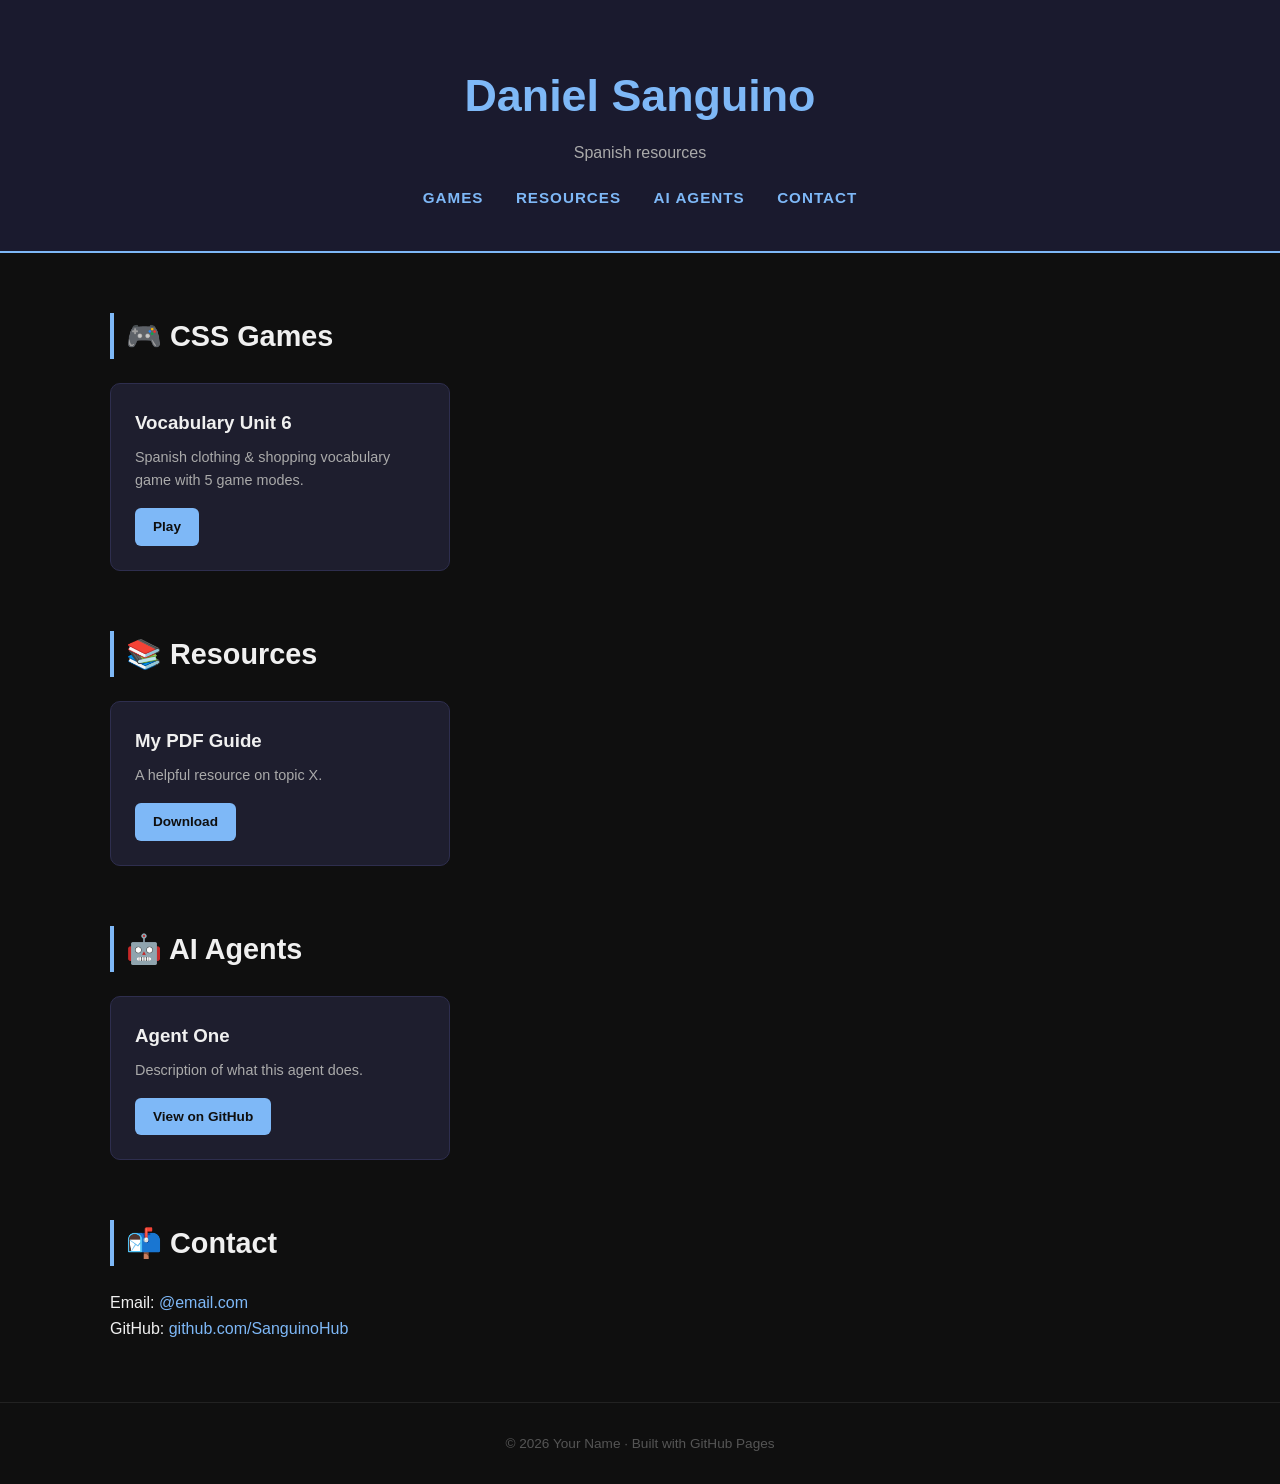
<file: index.html>
<!DOCTYPE html>
<html lang="en">
<head>
  <meta charset="UTF-8" />
  <meta name="viewport" content="width=device-width, initial-scale=1.0"/>
  <title>Sanguino Hub | Portfolio</title>
  <link rel="stylesheet" href="style.css" />
</head>
<body>

  <!-- HEADER -->
  <header>
    <h1>Daniel Sanguino</h1>
    <p>Spanish resources</p>
    <nav>
      <a href="#games">Games</a>
      <a href="#resources">Resources</a>
      <a href="#agents">AI Agents</a>
      <a href="#contact">Contact</a>
    </nav>
  </header>

  <!-- GAMES SECTION -->
  <section id="games">
    <h2>🎮 CSS Games</h2>
    <div class="card-grid">
      <div class="card">
  <h3>Vocabulary Unit 6</h3>
  <p>Spanish clothing & shopping vocabulary game with 5 game modes.</p>
  <a href="games/vocabulary-unit6/index.html" class="btn">Play</a>
</div>
      <!-- Add more cards as needed -->
    </div>
  </section>

  <!-- RESOURCES SECTION -->
  <section id="resources">
    <h2>📚 Resources</h2>
    <div class="card-grid">
      <div class="card">
        <h3>My PDF Guide</h3>
        <p>A helpful resource on topic X.</p>
        <a href="resources/pdfs/my-resource.pdf" class="btn" download>Download</a>
      </div>
    </div>
  </section>

  <!-- AI AGENTS SECTION -->
  <section id="agents">
    <h2>🤖 AI Agents</h2>
    <div class="card-grid">
      <div class="card">
        <h3>Agent One</h3>
        <p>Description of what this agent does.</p>
        <a href="https://github.com/SanguinoHub/agent-repo" class="btn" target="_blank">View on GitHub</a>
      </div>
    </div>
  </section>

  <!-- CONTACT -->
  <section id="contact">
    <h2>📬 Contact</h2>
    <p>Email: <a href="mailto:you@email.com">@email.com</a></p>
    <p>GitHub: <a href="https://github.com/SanguinoHub" target="_blank">github.com/SanguinoHub</a></p>
  </section>

  <footer>
    <p>© 2026 Your Name · Built with GitHub Pages</p>
  </footer>

</body>
</html>
</file>
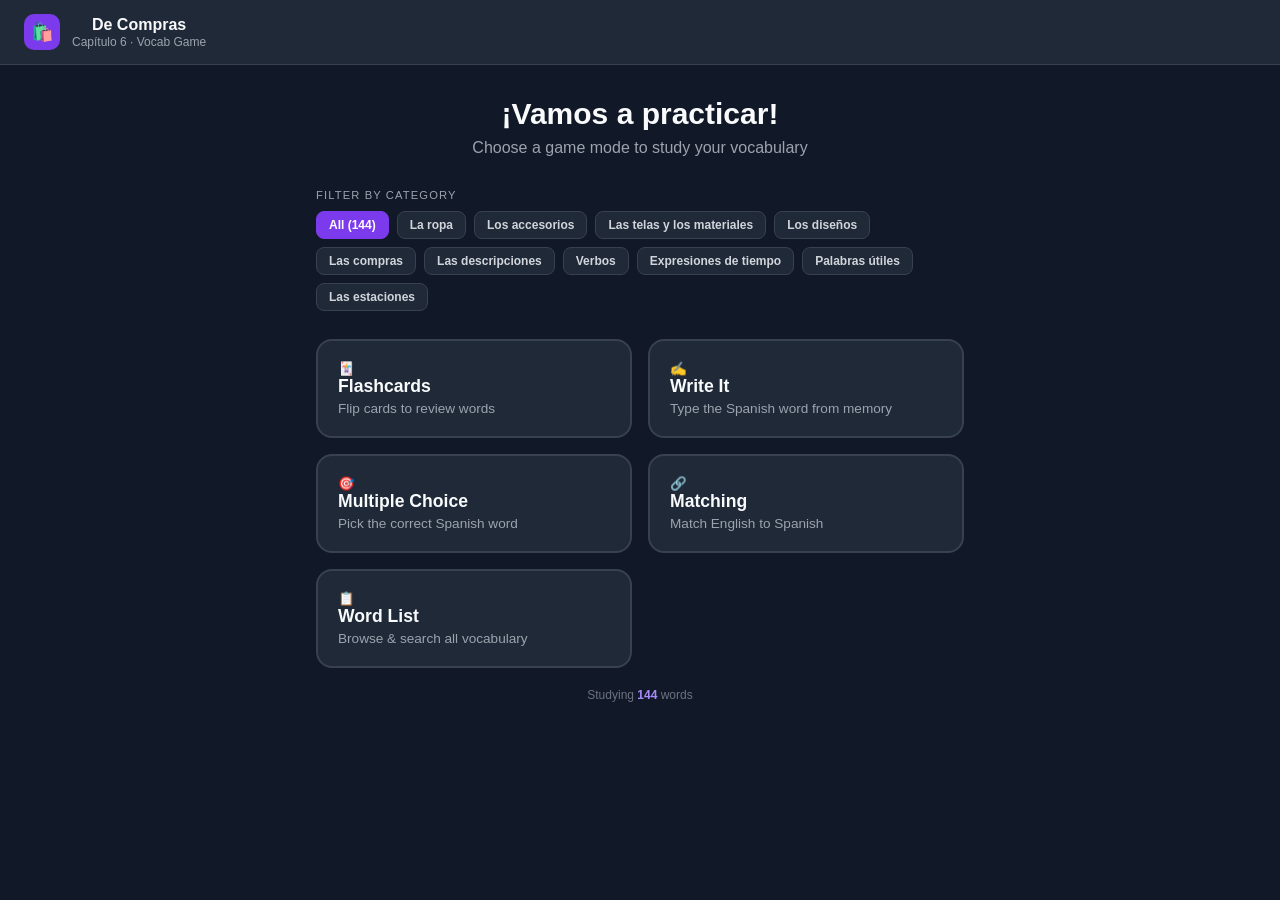
<file: games/vocabulary-unit6/index.html>
<!DOCTYPE html>
<html lang="en">
<head>
  <meta charset="UTF-8" />
  <meta name="viewport" content="width=device-width, initial-scale=1.0"/>
  <title>De Compras · Vocab Game</title>
  <style>
    *,*::before,*::after{box-sizing:border-box;margin:0;padding:0}
    body{font-family:'Segoe UI',sans-serif;background:#111827;color:#f9fafb;min-height:100vh}
    button{cursor:pointer;font-family:inherit}
    input{font-family:inherit}

    /* Header */
    header{background:#1f2937;border-bottom:1px solid #374151;padding:14px 24px;display:flex;align-items:center;justify-content:space-between;position:sticky;top:0;z-index:10}.header-brand{display:flex;align-items:center;gap:12px;background:none;border:none;color:inherit}.header-icon{width:36px;height:36px;background:#7c3aed;border-radius:10px;display:flex;align-items:center;justify-content:center;font-size:18px}.header-title{font-weight:700;font-size:1rem;line-height:1.2}.header-sub{font-size:.75rem;color:#9ca3af}.back-btn{background:none;border:none;color:#9ca3af;font-size:.875rem;transition:color.2s}.back-btn:hover{color:#fff}

    /* Main */
    main{max-width:680px;margin:0 auto;padding:32px 16px}

    /* Home */.hero{text-align:center;margin-bottom:32px}.hero h2{font-size:1.875rem;font-weight:700;margin-bottom:8px}.hero p{color:#9ca3af}.section-label{font-size:.7rem;color:#9ca3af;text-transform:uppercase;letter-spacing:.1em;margin-bottom:10px}

    /* Pills */.pills{display:flex;flex-wrap:wrap;gap:8px;margin-bottom:28px}.pill{padding:6px 12px;border-radius:8px;font-size:.75rem;font-weight:600;border:1px solid #374151;background:#1f2937;color:#d1d5db;transition:all.15s}.pill:hover{border-color:#7c3aed}.pill.active{background:#7c3aed;border-color:#7c3aed;color:#fff}

    /* Mode grid */.mode-grid{display:grid;grid-template-columns:repeat(auto-fill,minmax(240px,1fr));gap:16px;margin-bottom:20px}.mode-card{background:#1f2937;border:2px solid #374151;border-radius:16px;padding:20px;text-align:left;color:inherit;transition:all.15s}.mode-card:hover{border-color:#7c3aed}.mode-card.mc-icon{font-size:2rem;margin-bottom:10px}.mode-card h3{font-size:1.1rem;font-weight:700;margin-bottom:4px}.mode-card p{font-size:.85rem;color:#9ca3af}.word-count{text-align:center;font-size:.75rem;color:#6b7280}.word-count span{color:#a78bfa;font-weight:600}

    /* Game header */.game-header{margin-bottom:24px}.game-header h2{font-size:1.25rem;font-weight:700}.game-header p{font-size:.75rem;color:#9ca3af;margin-top:2px}

    /* Progress */.progress-row{display:flex;align-items:center;gap:10px;margin-bottom:8px}.progress-bar{flex:1;background:#374151;border-radius:999px;height:6px;overflow:hidden}.progress-fill{height:100%;background:#7c3aed;border-radius:999px;transition:width.3s}.progress-label{font-size:.75rem;color:#9ca3af;white-space:nowrap}

    /* Score */.score-row{display:flex;gap:16px;font-size:.875rem;margin-bottom:16px}.score-correct{color:#4ade80;font-weight:600}.score-wrong{color:#f87171;font-weight:600}

    /* Prompt box */.prompt-box{background:#1f2937;border:1px solid #374151;border-radius:16px;padding:24px;text-align:center;margin-bottom:16px}.prompt-cat{font-size:.7rem;color:#9ca3af;text-transform:uppercase;letter-spacing:.1em;display:block;margin-bottom:6px}.prompt-hint{font-size:.85rem;color:#9ca3af;margin-bottom:6px}.prompt-word{font-size:1.75rem;font-weight:700}

    /* Buttons */.btn-primary{display:inline-block;padding:10px 22px;background:#7c3aed;color:#fff;border:none;border-radius:12px;font-weight:700;font-size:.95rem;transition:background.2s}.btn-primary:hover{background:#6d28d9}.btn-secondary{display:inline-block;padding:10px 22px;background:#374151;color:#fff;border:none;border-radius:12px;font-weight:600;font-size:.95rem;transition:background.2s}.btn-secondary:hover{background:#4b5563}.btn-full{width:100%;padding:14px;font-size:1rem}

    /* Flashcard */.flashcard-counter{text-align:center;font-size:.8rem;color:#a78bfa;text-transform:uppercase;letter-spacing:.08em;margin-bottom:16px}.flashcard-wrap{perspective:1000px;width:100%;max-width:480px;margin:0 auto 24px}.flashcard{width:100%;height:200px;border-radius:20px;position:relative;transform-style:preserve-3d;transition:transform.5s;cursor:pointer}.flashcard.flipped{transform:rotateY(180deg)}.card-face{position:absolute;inset:0;border-radius:20px;backface-visibility:hidden;display:flex;flex-direction:column;align-items:center;justify-content:center;gap:8px;padding:24px;border:1px solid #374151}.card-front{background:#1f2937}.card-back{background:#4c1d95;border-color:#7c3aed;transform:rotateY(180deg)}.card-face.big-word{font-size:2rem;font-weight:700;text-align:center}.card-face.hint{font-size:.75rem;color:#9ca3af}.card-back.hint{color:#c4b5fd}

    /* Flashcard buttons */.flashcard-btns{display:flex;gap:12px;justify-content:center}

    /* Write It */.input-row{display:flex;gap:8px;margin-bottom:12px}.write-input{flex:1;padding:12px 16px;background:#1f2937;border:2px solid #374151;border-radius:12px;color:#fff;font-size:1rem;outline:none;transition:border-color.2s}.write-input:focus{border-color:#7c3aed}.write-input.correct{border-color:#22c55e;background:rgba(34,197,94,.1)}.write-input.wrong{border-color:#ef4444;background:rgba(239,68,68,.1)}.feedback-box{border-radius:12px;padding:14px;text-align:center;margin-bottom:12px}.feedback-correct{background:rgba(34,197,94,.15);border:1px solid #22c55e}.feedback-wrong{background:rgba(239,68,68,.15);border:1px solid #ef4444}.fb-title-correct{color:#4ade80;font-weight:700;font-size:1.1rem}.fb-title-wrong{color:#f87171;font-weight:700}.fb-word-correct{color:#86efac;font-size:.9rem;margin-top:4px}.fb-word-wrong{color:#fff;font-weight:600;margin-top:6px}.show-answer-btn{background:none;border:none;color:#fca5a5;text-decoration:underline;font-size:.85rem;margin-top:4px}

    /* Multiple Choice */.choices{display:flex;flex-direction:column;gap:10px;margin-bottom:12px}.choice-btn{width:100%;padding:12px 18px;border-radius:12px;border:2px solid #374151;background:#1f2937;color:#fff;font-weight:600;text-align:left;font-size:.95rem;transition:all.15s}.choice-btn:hover:not(:disabled){border-color:#7c3aed;background:#374151}.choice-btn.correct{background:rgba(34,197,94,.2);border-color:#22c55e}.choice-btn.wrong{background:rgba(239,68,68,.2);border-color:#ef4444}.choice-btn.dimmed{opacity:.4}.choice-btn:disabled{cursor:default}

    /* Matching */.match-info{display:flex;gap:16px;font-size:.875rem;margin-bottom:8px}.match-hint{font-size:.85rem;color:#9ca3af;margin-bottom:14px}.match-grid{display:grid;grid-template-columns:1fr 1fr;gap:10px}.match-col{display:flex;flex-direction:column;gap:8px}.match-btn{padding:10px 14px;border-radius:12px;border:2px solid #374151;background:#1f2937;color:#fff;font-size:.85rem;font-weight:500;text-align:left;transition:all.15s}.match-btn:hover:not(:disabled){border-color:#7c3aed;background:#374151}.match-btn.selected{background:#4c1d95;border-color:#a78bfa}.match-btn.matched{background:rgba(34,197,94,.15);border-color:#22c55e;color:#86efac;opacity:.6;cursor:default}.match-btn.mwrong{background:rgba(239,68,68,.15);border-color:#ef4444;color:#fca5a5}.match-btn:disabled{cursor:default}

    /* Word List */.search-input{width:100%;padding:12px 16px;background:#1f2937;border:2px solid #374151;border-radius:12px;color:#fff;font-size:1rem;outline:none;transition:border-color.2s;margin-bottom:16px}.search-input:focus{border-color:#7c3aed}.word-group{background:#1f2937;border:1px solid #374151;border-radius:16px;overflow:hidden;margin-bottom:12px}.word-group-header{background:rgba(76,29,149,.4);padding:8px 16px;border-bottom:1px solid #374151}.word-group-header h3{font-size:.75rem;color:#c4b5fd;font-weight:700;text-transform:uppercase;letter-spacing:.08em}.word-row{display:flex;justify-content:space-between;align-items:center;padding:8px 16px;border-bottom:1px solid #374151;transition:background.15s}.word-row:last-child{border-bottom:none}.word-row:hover{background:rgba(55,65,81,.5)}.word-es{font-weight:600}.word-en{font-size:.85rem;color:#9ca3af}

    /* Results */.results{display:flex;flex-direction:column;align-items:center;gap:20px;padding:32px 0;text-align:center}.results-emoji{font-size:4rem}.results h2{font-size:1.75rem;font-weight:700}.results-stats{display:flex;gap:20px;flex-wrap:wrap;justify-content:center}.stat-box{border-radius:14px;padding:20px 28px;min-width:100px}.stat-box.green{background:rgba(34,197,94,.15);border:1px solid #22c55e}.stat-box.red{background:rgba(239,68,68,.15);border:1px solid #ef4444}.stat-box.purple{background:rgba(124,58,237,.2);border:1px solid #7c3aed}.stat-num{font-size:2rem;font-weight:700}.stat-box.green.stat-num{color:#4ade80}.stat-box.red.stat-num{color:#f87171}.stat-box.purple.stat-num{color:#a78bfa}.stat-label{font-size:.8rem;margin-top:2px}.stat-box.green.stat-label{color:#86efac}.stat-box.red.stat-label{color:#fca5a5}.stat-box.purple.stat-label{color:#c4b5fd}

    /* Utility */.hidden{display:none!important}.mt-2{margin-top:8px}.mt-3{margin-top:12px}
  </style>
</head>
<body>

<header>
  <button class="header-brand" onclick="goHome()">
    <div class="header-icon">🛍️</div>
    <div>
      <div class="header-title">De Compras</div>
      <div class="header-sub">Capítulo 6 · Vocab Game</div>
    </div>
  </button>
  <button class="back-btn hidden" id="back-btn" onclick="goHome()">← Modes</button>
</header>

<main>

  <!-- HOME -->
  <div id="screen-home">
    <div class="hero">
      <h2>¡Vamos a practicar!</h2>
      <p>Choose a game mode to study your vocabulary</p>
    </div>
    <p class="section-label">Filter by Category</p>
    <div class="pills" id="pills"></div>
    <div class="mode-grid">
      <button class="mode-card" onclick="startMode('flashcard')"><div class="mc-icon">🃏</div><h3>Flashcards</h3><p>Flip cards to review words</p></button>
      <button class="mode-card" onclick="startMode('write')"><div class="mc-icon">✍️</div><h3>Write It</h3><p>Type the Spanish word from memory</p></button>
      <button class="mode-card" onclick="startMode('choice')"><div class="mc-icon">🎯</div><h3>Multiple Choice</h3><p>Pick the correct Spanish word</p></button>
      <button class="mode-card" onclick="startMode('match')"><div class="mc-icon">🔗</div><h3>Matching</h3><p>Match English to Spanish</p></button>
      <button class="mode-card" onclick="startMode('list')"><div class="mc-icon">📋</div><h3>Word List</h3><p>Browse & search all vocabulary</p></button>
    </div>
    <p class="word-count">Studying <span id="word-count-num"></span> words <span id="word-count-cat"></span></p>
  </div>

  <!-- FLASHCARD -->
  <div id="screen-flashcard" class="hidden">
    <div class="game-header"><h2>🃏 Flashcards</h2><p id="fc-subtitle"></p></div>
    <p class="flashcard-counter" id="fc-counter"></p>
    <div class="flashcard-wrap">
      <div class="flashcard" id="flashcard" onclick="flipCard()">
        <div class="card-face card-front">
          <span class="hint" id="fc-cat-front"></span>
          <span class="big-word" id="fc-english"></span>
          <span class="hint">Click to reveal Spanish</span>
        </div>
        <div class="card-face card-back">
          <span class="hint" id="fc-cat-back"></span>
          <span class="big-word" id="fc-spanish"></span>
        </div>
      </div>
    </div>
    <div class="flashcard-btns">
      <button class="btn-secondary" onclick="fcNav(-1)">← Prev</button>
      <button class="btn-primary"   onclick="flipCard()">Flip</button>
      <button class="btn-secondary" onclick="fcNav(1)">Next →</button>
    </div>
  </div>

  <!-- WRITE IT -->
  <div id="screen-write" class="hidden">
    <div class="game-header"><h2>✍️ Write It</h2><p id="wr-subtitle"></p></div>
    <div class="progress-row">
      <div class="progress-bar"><div class="progress-fill" id="wr-progress"></div></div>
      <span class="progress-label" id="wr-counter"></span>
    </div>
    <div class="score-row">
      <span class="score-correct" id="wr-correct-lbl">✓ 0</span>
      <span class="score-wrong"   id="wr-wrong-lbl">✗ 0</span>
    </div>
    <div class="prompt-box">
      <span class="prompt-cat"  id="wr-cat"></span>
      <p    class="prompt-hint">Write the Spanish for:</p>
      <p    class="prompt-word" id="wr-english"></p>
    </div>
    <div class="input-row">
      <input id="wr-input" class="write-input" placeholder="Type the Spanish word…" onkeydown="wrKeydown(event)" />
      <button class="btn-primary" id="wr-check-btn" onclick="wrCheck()">Check</button>
    </div>
    <div id="wr-feedback" class="hidden feedback-box"></div>
    <button class="btn-primary btn-full hidden mt-3" id="wr-next-btn" onclick="wrNext()">Next →</button>
  </div>

  <!-- MULTIPLE CHOICE -->
  <div id="screen-choice" class="hidden">
    <div class="game-header"><h2>🎯 Multiple Choice</h2><p id="mc-subtitle"></p></div>
    <div class="progress-row">
      <div class="progress-bar"><div class="progress-fill" id="mc-progress"></div></div>
      <span class="progress-label" id="mc-counter"></span>
    </div>
    <div class="score-row">
      <span class="score-correct" id="mc-correct-lbl">✓ 0</span>
      <span class="score-wrong"   id="mc-wrong-lbl">✗ 0</span>
    </div>
    <div class="prompt-box">
      <span class="prompt-cat"  id="mc-cat"></span>
      <p    class="prompt-hint">Which Spanish word means:</p>
      <p    class="prompt-word" id="mc-english"></p>
    </div>
    <div class="choices" id="mc-choices"></div>
    <button class="btn-primary btn-full hidden mt-3" id="mc-next-btn" onclick="mcNext()">Next →</button>
  </div>

  <!-- MATCHING -->
  <div id="screen-match" class="hidden">
    <div class="game-header"><h2>🔗 Matching</h2><p id="mt-subtitle"></p></div>
    <div class="match-info">
      <span class="score-correct" id="mt-matched">✓ 0/8 matched</span>
      <span class="score-wrong"   id="mt-mistakes">✗ 0 mistakes</span>
    </div>
    <p class="match-hint">Match each English word to its Spanish translation</p>
    <div class="match-grid">
      <div class="match-col" id="mt-left"></div>
      <div class="match-col" id="mt-right"></div>
    </div>
    <div id="mt-next-wrap" class="hidden mt-3" style="text-align:center">
      <button class="btn-primary" onclick="mtNewRound()">New Round</button>
    </div>
  </div>

  <!-- WORD LIST -->
  <div id="screen-list" class="hidden">
    <div class="game-header"><h2>📋 Word List</h2><p id="wl-subtitle"></p></div>
    <input class="search-input" id="wl-search" placeholder="Search words…" oninput="wlRender()" />
    <div id="wl-content"></div>
  </div>

  <!-- RESULTS (shared) -->
  <div id="screen-results" class="hidden">
    <div class="results">
      <div class="results-emoji" id="res-emoji"></div>
      <h2 id="res-title"></h2>
      <div class="results-stats" id="res-stats"></div>
      <button class="btn-primary" onclick="resRestart()">Play Again</button>
    </div>
  </div>

</main>

<script>
// ── VOCABULARY DATA ──────────────────────────────────────────────────────────
const vocabulary = [
  {spanish:"el abrigo",english:"coat",category:"La ropa"},
  {spanish:"la bata",english:"robe",category:"La ropa"},
  {spanish:"la blusa",english:"blouse",category:"La ropa"},
  {spanish:"las botas",english:"boots",category:"La ropa"},
  {spanish:"el calcetín",english:"sock",category:"La ropa"},
  {spanish:"los calcetines",english:"socks",category:"La ropa"},
  {spanish:"el calzado",english:"footwear",category:"La ropa"},
  {spanish:"los calzoncillos",english:"boxer shorts",category:"La ropa"},
  {spanish:"los calzones",english:"panties",category:"La ropa"},
  {spanish:"la camisa",english:"shirt",category:"La ropa"},
  {spanish:"la camisa de manga corta",english:"short-sleeved shirt",category:"La ropa"},
  {spanish:"la camiseta",english:"T-shirt",category:"La ropa"},
  {spanish:"el camisón",english:"nightgown",category:"La ropa"},
  {spanish:"las chancletas",english:"flip-flops",category:"La ropa"},
  {spanish:"la chaqueta",english:"jacket",category:"La ropa"},
  {spanish:"la falda",english:"skirt",category:"La ropa"},
  {spanish:"el impermeable",english:"raincoat",category:"La ropa"},
  {spanish:"las mallas",english:"tights; leggings",category:"La ropa"},
  {spanish:"las medias",english:"stockings",category:"La ropa"},
  {spanish:"los pantalones",english:"pants",category:"La ropa"},
  {spanish:"los pantalones cortos",english:"shorts",category:"La ropa"},
  {spanish:"los pantalones de chándal",english:"sweatpants",category:"La ropa"},
  {spanish:"las pantimedias",english:"pantyhose",category:"La ropa"},
  {spanish:"el piyama",english:"pajamas",category:"La ropa"},
  {spanish:"la prenda de vestir",english:"garment",category:"La ropa"},
  {spanish:"la ropa interior",english:"underwear",category:"La ropa"},
  {spanish:"el saco",english:"blazer, suit jacket",category:"La ropa"},
  {spanish:"las sandalias",english:"sandals",category:"La ropa"},
  {spanish:"el sostén",english:"bra",category:"La ropa"},
  {spanish:"la sudadera",english:"sweatshirt, jogging suit",category:"La ropa"},
  {spanish:"el suéter",english:"sweater",category:"La ropa"},
  {spanish:"el traje",english:"suit",category:"La ropa"},
  {spanish:"el traje de baño",english:"bathing suit",category:"La ropa"},
  {spanish:"el traje pantalón",english:"pantsuit",category:"La ropa"},
  {spanish:"los vaqueros",english:"jeans",category:"La ropa"},
  {spanish:"el vestido",english:"dress",category:"La ropa"},
  {spanish:"las zapatillas",english:"slippers",category:"La ropa"},
  {spanish:"las zapatillas de deporte",english:"tennis shoes",category:"La ropa"},
  {spanish:"los zapatos",english:"shoes",category:"La ropa"},
  {spanish:"los zapatos de tacón",english:"high-heeled shoes",category:"La ropa"},
  {spanish:"el anillo",english:"ring",category:"Los accesorios"},
  {spanish:"el arete",english:"earring",category:"Los accesorios"},
  {spanish:"la billetera",english:"wallet",category:"Los accesorios"},
  {spanish:"la bolsa",english:"purse",category:"Los accesorios"},
  {spanish:"la bufanda",english:"scarf",category:"Los accesorios"},
  {spanish:"el cinturón",english:"belt",category:"Los accesorios"},
  {spanish:"el collar",english:"necklace",category:"Los accesorios"},
  {spanish:"la corbata",english:"tie",category:"Los accesorios"},
  {spanish:"las gafas de sol",english:"sunglasses",category:"Los accesorios"},
  {spanish:"la gorra",english:"baseball cap",category:"Los accesorios"},
  {spanish:"el gorro",english:"knitted hat",category:"Los accesorios"},
  {spanish:"el guante",english:"glove",category:"Los accesorios"},
  {spanish:"la joya",english:"piece of jewelry",category:"Los accesorios"},
  {spanish:"el pañuelo",english:"handkerchief",category:"Los accesorios"},
  {spanish:"el paraguas",english:"umbrella",category:"Los accesorios"},
  {spanish:"la pulsera",english:"bracelet",category:"Los accesorios"},
  {spanish:"el reloj",english:"watch",category:"Los accesorios"},
  {spanish:"el sombrero",english:"wide-brimmed hat",category:"Los accesorios"},
  {spanish:"de algodón",english:"cotton",category:"Las telas y los materiales"},
  {spanish:"de cuero",english:"leather",category:"Las telas y los materiales"},
  {spanish:"de lana",english:"wool",category:"Las telas y los materiales"},
  {spanish:"de oro",english:"gold",category:"Las telas y los materiales"},
  {spanish:"de plata",english:"silver",category:"Las telas y los materiales"},
  {spanish:"de poliéster",english:"polyester",category:"Las telas y los materiales"},
  {spanish:"de seda",english:"silk",category:"Las telas y los materiales"},
  {spanish:"de color entero",english:"solid color",category:"Los diseños"},
  {spanish:"de cuadros",english:"plaid",category:"Los diseños"},
  {spanish:"de lunares",english:"polka-dotted",category:"Los diseños"},
  {spanish:"de rayas",english:"striped",category:"Los diseños"},
  {spanish:"el almacén",english:"department store",category:"Las compras"},
  {spanish:"el centro comercial",english:"shopping center, mall",category:"Las compras"},
  {spanish:"el/la dependiente",english:"salesperson",category:"Las compras"},
  {spanish:"el descuento",english:"discount",category:"Las compras"},
  {spanish:"el dinero",english:"money",category:"Las compras"},
  {spanish:"en efectivo",english:"in cash",category:"Las compras"},
  {spanish:"el escaparate",english:"store window",category:"Las compras"},
  {spanish:"la joyería",english:"jewelry store",category:"Las compras"},
  {spanish:"la juguetería",english:"toy store",category:"Las compras"},
  {spanish:"la librería",english:"bookstore",category:"Las compras"},
  {spanish:"la marca",english:"brand",category:"Las compras"},
  {spanish:"el mercado",english:"market",category:"Las compras"},
  {spanish:"el mercado al aire libre",english:"open-air market",category:"Las compras"},
  {spanish:"la mueblería",english:"furniture store",category:"Las compras"},
  {spanish:"el precio",english:"price",category:"Las compras"},
  {spanish:"la rebaja",english:"sale",category:"Las compras"},
  {spanish:"el regalo",english:"present, gift",category:"Las compras"},
  {spanish:"el supermercado",english:"supermarket",category:"Las compras"},
  {spanish:"la talla",english:"size (clothes/shoes)",category:"Las compras"},
  {spanish:"la tarjeta de débito",english:"debit/credit card",category:"Las compras"},
  {spanish:"la tienda",english:"store",category:"Las compras"},
  {spanish:"la zapatería",english:"shoe store",category:"Las compras"},
  {spanish:"al aire libre",english:"open-air",category:"Las descripciones"},
  {spanish:"ancho",english:"wide, loose",category:"Las descripciones"},
  {spanish:"barato",english:"inexpensive, cheap",category:"Las descripciones"},
  {spanish:"caro",english:"expensive",category:"Las descripciones"},
  {spanish:"cómodo",english:"comfortable",category:"Las descripciones"},
  {spanish:"estrecho",english:"narrow, tight",category:"Las descripciones"},
  {spanish:"magnífico",english:"great",category:"Las descripciones"},
  {spanish:"precioso",english:"beautiful",category:"Las descripciones"},
  {spanish:"rebajado",english:"marked down",category:"Las descripciones"},
  {spanish:"avisar",english:"to inform, to notify",category:"Verbos"},
  {spanish:"caer bien",english:"to like a person",category:"Verbos"},
  {spanish:"calzar",english:"to wear (shoes)",category:"Verbos"},
  {spanish:"cambiar",english:"to change, to exchange",category:"Verbos"},
  {spanish:"comprar",english:"to buy",category:"Verbos"},
  {spanish:"dar",english:"to give, to hand",category:"Verbos"},
  {spanish:"encantar",english:"to delight, to love",category:"Verbos"},
  {spanish:"encontrar",english:"to find",category:"Verbos"},
  {spanish:"entrar",english:"to go in, to enter",category:"Verbos"},
  {spanish:"estar de moda",english:"to be fashionable",category:"Verbos"},
  {spanish:"explicar",english:"to explain",category:"Verbos"},
  {spanish:"fascinar",english:"to fascinate",category:"Verbos"},
  {spanish:"gastar",english:"to spend (money)",category:"Verbos"},
  {spanish:"gustar",english:"to be pleasing to, to like",category:"Verbos"},
  {spanish:"interesar",english:"to interest, to matter",category:"Verbos"},
  {spanish:"ir de compras",english:"to go shopping",category:"Verbos"},
  {spanish:"llevar",english:"to wear, to take",category:"Verbos"},
  {spanish:"mandar",english:"to send",category:"Verbos"},
  {spanish:"mostrar",english:"to show",category:"Verbos"},
  {spanish:"pagar",english:"to pay (for)",category:"Verbos"},
  {spanish:"parecer",english:"to seem",category:"Verbos"},
  {spanish:"ponerse",english:"to put on",category:"Verbos"},
  {spanish:"prestar",english:"to lend",category:"Verbos"},
  {spanish:"probarse",english:"to try on",category:"Verbos"},
  {spanish:"quedar",english:"to fit; to be left over",category:"Verbos"},
  {spanish:"regalar",english:"to give (a present)",category:"Verbos"},
  {spanish:"regatear",english:"to haggle, to bargain",category:"Verbos"},
  {spanish:"valer",english:"to be worth",category:"Verbos"},
  {spanish:"vender",english:"to sell",category:"Verbos"},
  {spanish:"anoche",english:"last night",category:"Expresiones de tiempo"},
  {spanish:"anteayer",english:"the day before yesterday",category:"Expresiones de tiempo"},
  {spanish:"antenoche",english:"the night before last",category:"Expresiones de tiempo"},
  {spanish:"el año pasado",english:"last year",category:"Expresiones de tiempo"},
  {spanish:"ayer",english:"yesterday",category:"Expresiones de tiempo"},
  {spanish:"el fin de semana pasado",english:"last weekend",category:"Expresiones de tiempo"},
  {spanish:"la semana pasada",english:"last week",category:"Expresiones de tiempo"},
  {spanish:"la artesanía",english:"handicrafts",category:"Palabras útiles"},
  {spanish:"la cosa",english:"thing",category:"Palabras útiles"},
  {spanish:"el juguete",english:"toy",category:"Palabras útiles"},
  {spanish:"la moda",english:"fashion",category:"Palabras útiles"},
  {spanish:"el invierno",english:"winter",category:"Las estaciones"},
  {spanish:"el otoño",english:"fall",category:"Las estaciones"},
  {spanish:"la primavera",english:"spring",category:"Las estaciones"},
  {spanish:"el verano",english:"summer",category:"Las estaciones"}
];

// ── HELPERS ──────────────────────────────────────────────────────────────────
function shuffle(arr){return[...arr].sort(()=>Math.random()-.5)}
function normalize(s){return s.toLowerCase().normalize("NFD").replace(/[\u0300-\u036f]/g,"").replace(/[^a-z0-9\s]/g,"").trim()}
function isCorrect(input,answer){
  const ni=normalize(input),na=normalize(answer);
  if(ni===na)return true;
  return na.split(/[,;]/).map(s=>s.trim()).some(v=>ni===v);
}
function show(id){document.getElementById(id).classList.remove("hidden")}
function hide(id){document.getElementById(id).classList.add("hidden")}
function setText(id,txt){document.getElementById(id).textContent=txt}

// ── STATE ────────────────────────────────────────────────────────────────────
let currentMode = null;
let currentCategory = "All";
let filteredWords = [];
let currentDeck = [];
let resRestartFn = null;

function getWords(){
  return currentCategory==="All" ? vocabulary : vocabulary.filter(w=>w.category===currentCategory);
}

// ── CATEGORIES / PILLS ───────────────────────────────────────────────────────
const categories = ["All",...new Set(vocabulary.map(v=>v.category))];

function renderPills(){
  const container=document.getElementById("pills");
  container.innerHTML="";
  categories.forEach(cat=>{
    const btn=document.createElement("button");
    btn.className="pill"+(cat===currentCategory?" active":"");
    btn.textContent=cat==="All"?`All (${vocabulary.length})`:cat;
    btn.onclick=()=>{currentCategory=cat;renderPills();updateWordCount()};
    container.appendChild(btn);
  });
}

function updateWordCount(){
  const words=getWords();
  setText("word-count-num",words.length);
  const catEl=document.getElementById("word-count-cat");
  catEl.textContent=currentCategory!=="All"?`in ${currentCategory}`:"";
}

// ── NAVIGATION ───────────────────────────────────────────────────────────────
const screens=["home","flashcard","write","choice","match","list","results"];

function showScreen(name){
  screens.forEach(s=>hide("screen-"+s));
  show("screen-"+name);
  if(name==="home"){hide("back-btn")}else{show("back-btn")}
}

function goHome(){
  currentMode=null;
  showScreen("home");
  renderPills();
  updateWordCount();
}

function startMode(mode){
  currentMode=mode;
  filteredWords=getWords();
  currentDeck=shuffle(filteredWords);
  if(mode==="flashcard")initFlashcard();
  else if(mode==="write")initWrite();
  else if(mode==="choice")initChoice();
  else if(mode==="match")initMatch();
  else if(mode==="list")initList();
  showScreen(mode);
}

// ── RESULTS ──────────────────────────────────────────────────────────────────
function showResults(correct,wrong,total,restartFn){
  const pct=Math.round((correct/total)*100);
  setText("res-emoji",pct>=80?"🎉":pct>=50?"💪":"📚");
  setText("res-title","Round Complete!");
  document.getElementById("res-stats").innerHTML=`
    <div class="stat-box green"><div class="stat-num">${correct}</div><div class="stat-label">Correct</div></div>
    <div class="stat-box red"><div class="stat-num">${wrong}</div><div class="stat-label">Wrong</div></div>
    <div class="stat-box purple"><div class="stat-num">${pct}%</div><div class="stat-label">Score</div></div>`;
  resRestartFn=restartFn;
  showScreen("results");
}

function resRestart(){if(resRestartFn)resRestartFn()}

// ── FLASHCARD ────────────────────────────────────────────────────────────────
let fcIndex=0;
let fcFlipped=false;

function initFlashcard(){
  currentDeck=shuffle(filteredWords);
  fcIndex=0;fcFlipped=false;
  setText("fc-subtitle",`${filteredWords.length} words · ${currentCategory}`);
  renderFlashcard();
}

function renderFlashcard(){
  const card=currentDeck[fcIndex];
  setText("fc-counter",`Card ${fcIndex+1} / ${currentDeck.length}`);
  setText("fc-cat-front",card.category);
  setText("fc-english",card.english);
  setText("fc-cat-back",card.category);
  setText("fc-spanish",card.spanish);
  const el=document.getElementById("flashcard");
  el.classList.remove("flipped");
  fcFlipped=false;
}

function flipCard(){
  fcFlipped=!fcFlipped;
  document.getElementById("flashcard").classList.toggle("flipped",fcFlipped);
}

function fcNav(dir){
  fcIndex=(fcIndex+dir+currentDeck.length)%currentDeck.length;
  renderFlashcard();
}

// ── WRITE IT ─────────────────────────────────────────────────────────────────
let wrIndex=0,wrCorrect=0,wrWrong=0,wrAnswered=false;

function initWrite(){
  currentDeck=shuffle(filteredWords);
  wrIndex=0;wrCorrect=0;wrWrong=0;wrAnswered=false;
  setText("wr-subtitle",`${filteredWords.length} words · ${currentCategory}`);
  renderWrite();
}

function renderWrite(){
  const card=currentDeck[wrIndex];
  const pct=(wrIndex/currentDeck.length)*100;
  document.getElementById("wr-progress").style.width=pct+"%";
  setText("wr-counter",`${wrIndex+1}/${currentDeck.length}`);
  setText("wr-correct-lbl",`✓ ${wrCorrect}`);
  setText("wr-wrong-lbl",`✗ ${wrWrong}`);
  setText("wr-cat",card.category);
  setText("wr-english",card.english);
  const inp=document.getElementById("wr-input");
  inp.value="";inp.className="write-input";inp.disabled=false;
  hide("wr-feedback");hide("wr-next-btn");
  show("wr-check-btn");
  wrAnswered=false;
  setTimeout(()=>inp.focus(),50);
}

function wrKeydown(e){
  if(e.key==="Enter"){wrAnswered?wrNext():wrCheck()}
}

function wrCheck(){
  const inp=document.getElementById("wr-input");
  const val=inp.value.trim();
  if(!val)return;
  const card=currentDeck[wrIndex];
  const correct=isCorrect(val,card.spanish);
  inp.disabled=true;
  inp.className="write-input "+(correct?"correct":"wrong");
  const fb=document.getElementById("wr-feedback");
  fb.className="feedback-box "+(correct?"feedback-correct":"feedback-wrong");
  if(correct){
    fb.innerHTML=`<div class="fb-title-correct">✓ ¡Correcto!</div><div class="fb-word-correct">${card.spanish}</div>`;
    wrCorrect++;
  } else {
    fb.innerHTML=`<div class="fb-title-wrong">✗ Not quite</div><div id="wr-show-wrap"><button class="show-answer-btn" onclick="wrShowAnswer()">Show answer</button></div>`;
    wrWrong++;
  }
  show("wr-feedback");
  hide("wr-check-btn");
  const nextBtn=document.getElementById("wr-next-btn");
  nextBtn.textContent=wrIndex+1>=currentDeck.length?"See Results":"Next →";
  show("wr-next-btn");
  wrAnswered=true;
  setText("wr-correct-lbl",`✓ ${wrCorrect}`);
  setText("wr-wrong-lbl",`✗ ${wrWrong}`);
}

function wrShowAnswer(){
  const card=currentDeck[wrIndex];
  document.getElementById("wr-show-wrap").innerHTML=`<div class="fb-word-wrong">${card.spanish}</div>`;
}

function wrNext(){
  if(wrIndex+1>=currentDeck.length){
    showResults(wrCorrect,wrWrong,currentDeck.length,()=>startMode("write"));
    return;
  }
  wrIndex++;renderWrite();
}

// ── MULTIPLE CHOICE ──────────────────────────────────────────────────────────
let mcIndex=0,mcCorrect=0,mcWrong=0,mcAnswered=false;

function initChoice(){
  currentDeck=shuffle(filteredWords);
  mcIndex=0;mcCorrect=0;mcWrong=0;mcAnswered=false;
  setText("mc-subtitle",`${filteredWords.length} words · ${currentCategory}`);
  renderChoice();
}

function renderChoice(){
  const card=currentDeck[mcIndex];
  const pct=(mcIndex/currentDeck.length)*100;
  document.getElementById("mc-progress").style.width=pct+"%";
  setText("mc-counter",`${mcIndex+1}/${currentDeck.length}`);
  setText("mc-correct-lbl",`✓ ${mcCorrect}`);
  setText("mc-wrong-lbl",`✗ ${mcWrong}`);
  setText("mc-cat",card.category);
  setText("mc-english",card.english);
  const others=shuffle(filteredWords.filter(w=>w.spanish!==card.spanish)).slice(0,3);
  const options=shuffle([card,...others]);
  const container=document.getElementById("mc-choices");
  container.innerHTML="";
  options.forEach(opt=>{
    const btn=document.createElement("button");
    btn.className="choice-btn";
    btn.textContent=opt.spanish;
    btn.onclick=()=>mcChoose(opt,card,btn,options,container);
    container.appendChild(btn);
  });
  hide("mc-next-btn");
  mcAnswered=false;
}

function mcChoose(opt,card,clickedBtn,options,container){
  if(mcAnswered)return;
  mcAnswered=true;
  const correct=opt.spanish===card.spanish;
  if(correct)mcCorrect++;else mcWrong++;
  setText("mc-correct-lbl",`✓ ${mcCorrect}`);
  setText("mc-wrong-lbl",`✗ ${mcWrong}`);
  Array.from(container.children).forEach(btn=>{
    btn.disabled=true;
    if(btn.textContent===card.spanish)btn.classList.add("correct");
    else if(btn===clickedBtn&&!correct)btn.classList.add("wrong");
    else btn.classList.add("dimmed");
  });
  const nextBtn=document.getElementById("mc-next-btn");
  nextBtn.textContent=mcIndex+1>=currentDeck.length?"See Results":"Next →";
  show("mc-next-btn");
}

function mcNext(){
  if(mcIndex+1>=currentDeck.length){
    showResults(mcCorrect,mcWrong,currentDeck.length,()=>startMode("choice"));
    return;
  }
  mcIndex++;renderChoice();
}

// ── MATCHING ─────────────────────────────────────────────────────────────────
const MT_SIZE=8;
let mtMatched=[],mtMistakes=0,mtSelectedLeft=null,mtSelectedRight=null,mtRound=[];

function initMatch(){
  setText("mt-subtitle",`${filteredWords.length} words · ${currentCategory}`);
  mtNewRound();
}

function mtNewRound(){
  const picked=shuffle(filteredWords).slice(0,MT_SIZE);
  mtRound=picked;
  mtMatched=[];mtMistakes=0;mtSelectedLeft=null;mtSelectedRight=null;
  hide("mt-next-wrap");
  renderMatch(picked);
}

function renderMatch(picked){
  setText("mt-matched",`✓ 0/${MT_SIZE} matched`);
  setText("mt-mistakes","✗ 0 mistakes");
  const left=shuffle(picked.map((w,i)=>({id:i,text:w.english,pairId:i})));
  const right=shuffle(picked.map((w,i)=>({id:i+MT_SIZE,text:w.spanish,pairId:i})));
  const lCol=document.getElementById("mt-left");
  const rCol=document.getElementById("mt-right");
  lCol.innerHTML="";rCol.innerHTML="";
  left.forEach(item=>{
    const btn=document.createElement("button");
    btn.className="match-btn";
    btn.textContent=item.text;
    btn.dataset.pairId=item.pairId;
    btn.dataset.side="left";
    btn.onclick=()=>mtClick(btn,"left");
    lCol.appendChild(btn);
  });
  right.forEach(item=>{
    const btn=document.createElement("button");
    btn.className="match-btn";
    btn.textContent=item.text;
    btn.dataset.pairId=item.pairId;
    btn.dataset.side="right";
    btn.onclick=()=>mtClick(btn,"right");
    rCol.appendChild(btn);
  });
}

function mtClick(btn,side){
  if(btn.classList.contains("matched")||btn.classList.contains("mwrong"))return;
  if(side==="left"){
    if(mtSelectedLeft)mtSelectedLeft.classList.remove("selected");
    mtSelectedLeft=btn;btn.classList.add("selected");
  } else {
    if(mtSelectedRight)mtSelectedRight.classList.remove("selected");
    mtSelectedRight=btn;btn.classList.add("selected");
  }
  if(mtSelectedLeft&&mtSelectedRight){
    const lPair=parseInt(mtSelectedLeft.dataset.pairId);
    const rPair=parseInt(mtSelectedRight.dataset.pairId);
    if(lPair===rPair){
      mtSelectedLeft.classList.remove("selected");mtSelectedLeft.classList.add("matched");mtSelectedLeft.disabled=true;
      mtSelectedRight.classList.remove("selected");mtSelectedRight.classList.add("matched");mtSelectedRight.disabled=true;
      mtMatched.push(lPair);
      mtSelectedLeft=null;mtSelectedRight=null;
      setText("mt-matched",`✓ ${mtMatched.length}/${MT_SIZE} matched`);
      if(mtMatched.length===MT_SIZE){
        setTimeout(()=>{
          document.getElementById("res-stats").innerHTML=`
            <div class="stat-box purple"><div class="stat-num">${mtMistakes}</div><div class="stat-label">Mistakes</div></div>`;
          setText("res-emoji",mtMistakes<=2?"🌟":mtMistakes<=5?"🎉":"💪");
          setText("res-title","All Matched!");
          resRestartFn=()=>startMode("match");
          showScreen("results");
        },400);
      }
    } else {
      mtMistakes++;
      setText("mt-mistakes",`✗ ${mtMistakes} mistakes`);
      mtSelectedLeft.classList.add("mwrong");
      mtSelectedRight.classList.add("mwrong");
      const l=mtSelectedLeft,r=mtSelectedRight;
      mtSelectedLeft=null;mtSelectedRight=null;
      setTimeout(()=>{
        l.classList.remove("mwrong","selected");
        r.classList.remove("mwrong","selected");
      },800);
    }
  }
}

// ── WORD LIST ────────────────────────────────────────────────────────────────
function initList(){
  setText("wl-subtitle",`${filteredWords.length} words · ${currentCategory}`);
  document.getElementById("wl-search").value="";
  wlRender();
}

function wlRender(){
  const q=document.getElementById("wl-search").value.toLowerCase();
  const filtered=filteredWords.filter(w=>
    w.spanish.toLowerCase().includes(q)||w.english.toLowerCase().includes(q)
  );
  const grouped=filtered.reduce((acc,w)=>{
    if(!acc[w.category])acc[w.category]=[];
    acc[w.category].push(w);return acc;
  },{});
  const container=document.getElementById("wl-content");
  container.innerHTML="";
  Object.entries(grouped).forEach(([cat,items])=>{
    const group=document.createElement("div");
    group.className="word-group";
    group.innerHTML=`<div class="word-group-header"><h3>${cat}</h3></div>`;
    items.forEach(w=>{
      const row=document.createElement("div");
      row.className="word-row";
      row.innerHTML=`<span class="word-es">${w.spanish}</span><span class="word-en">${w.english}</span>`;
      group.appendChild(row);
    });
    container.appendChild(group);
  });
}

// ── INIT ─────────────────────────────────────────────────────────────────────
renderPills();
updateWordCount();
showScreen("home");
</script>
</body>
</html>
</file>
<file: style.css>
/* ── Reset & Base ── */
* {
  margin: 0;
  padding: 0;
  box-sizing: border-box;
}

body {
  font-family: 'Segoe UI', sans-serif;
  background: #0f0f0f;
  color: #f0f0f0;
  line-height: 1.6;
}

a {
  color: #7eb8f7;
  text-decoration: none;
}

/* ── Header ── */
header {
  text-align: center;
  padding: 60px 20px 40px;
  background: #1a1a2e;
  border-bottom: 2px solid #7eb8f7;
}

header h1 {
  font-size: 2.8rem;
  color: #7eb8f7;
}

header p {
  margin: 8px 0 20px;
  color: #aaa;
}

nav a {
  margin: 0 14px;
  font-weight: bold;
  font-size: 0.95rem;
  text-transform: uppercase;
  letter-spacing: 1px;
  transition: color 0.2s;
}

nav a:hover { color: #fff; }

/* ── Sections ── */
section {
  max-width: 1100px;
  margin: 60px auto;
  padding: 0 20px;
}

section h2 {
  font-size: 1.8rem;
  margin-bottom: 24px;
  border-left: 4px solid #7eb8f7;
  padding-left: 12px;
}

/* ── Cards ── */.card-grid {
  display: grid;
  grid-template-columns: repeat(auto-fill, minmax(260px, 1fr));
  gap: 20px;
}.card {
  background: #1e1e2e;
  border: 1px solid #2e2e4e;
  border-radius: 10px;
  padding: 24px;
  transition: transform 0.2s, border-color 0.2s;
}.card:hover {
  transform: translateY(-4px);
  border-color: #7eb8f7;
}.card h3 { margin-bottom: 8px; }.card p  { color: #aaa; margin-bottom: 16px; font-size: 0.9rem; }

/* ── Button ── */.btn {
  display: inline-block;
  padding: 8px 18px;
  background: #7eb8f7;
  color: #0f0f0f;
  border-radius: 6px;
  font-weight: bold;
  font-size: 0.85rem;
  transition: background 0.2s;
}.btn:hover { background: #aad4ff; }

/* ── Footer ── */
footer {
  text-align: center;
  padding: 30px;
  color: #555;
  font-size: 0.85rem;
  border-top: 1px solid #222;
}
</file>
